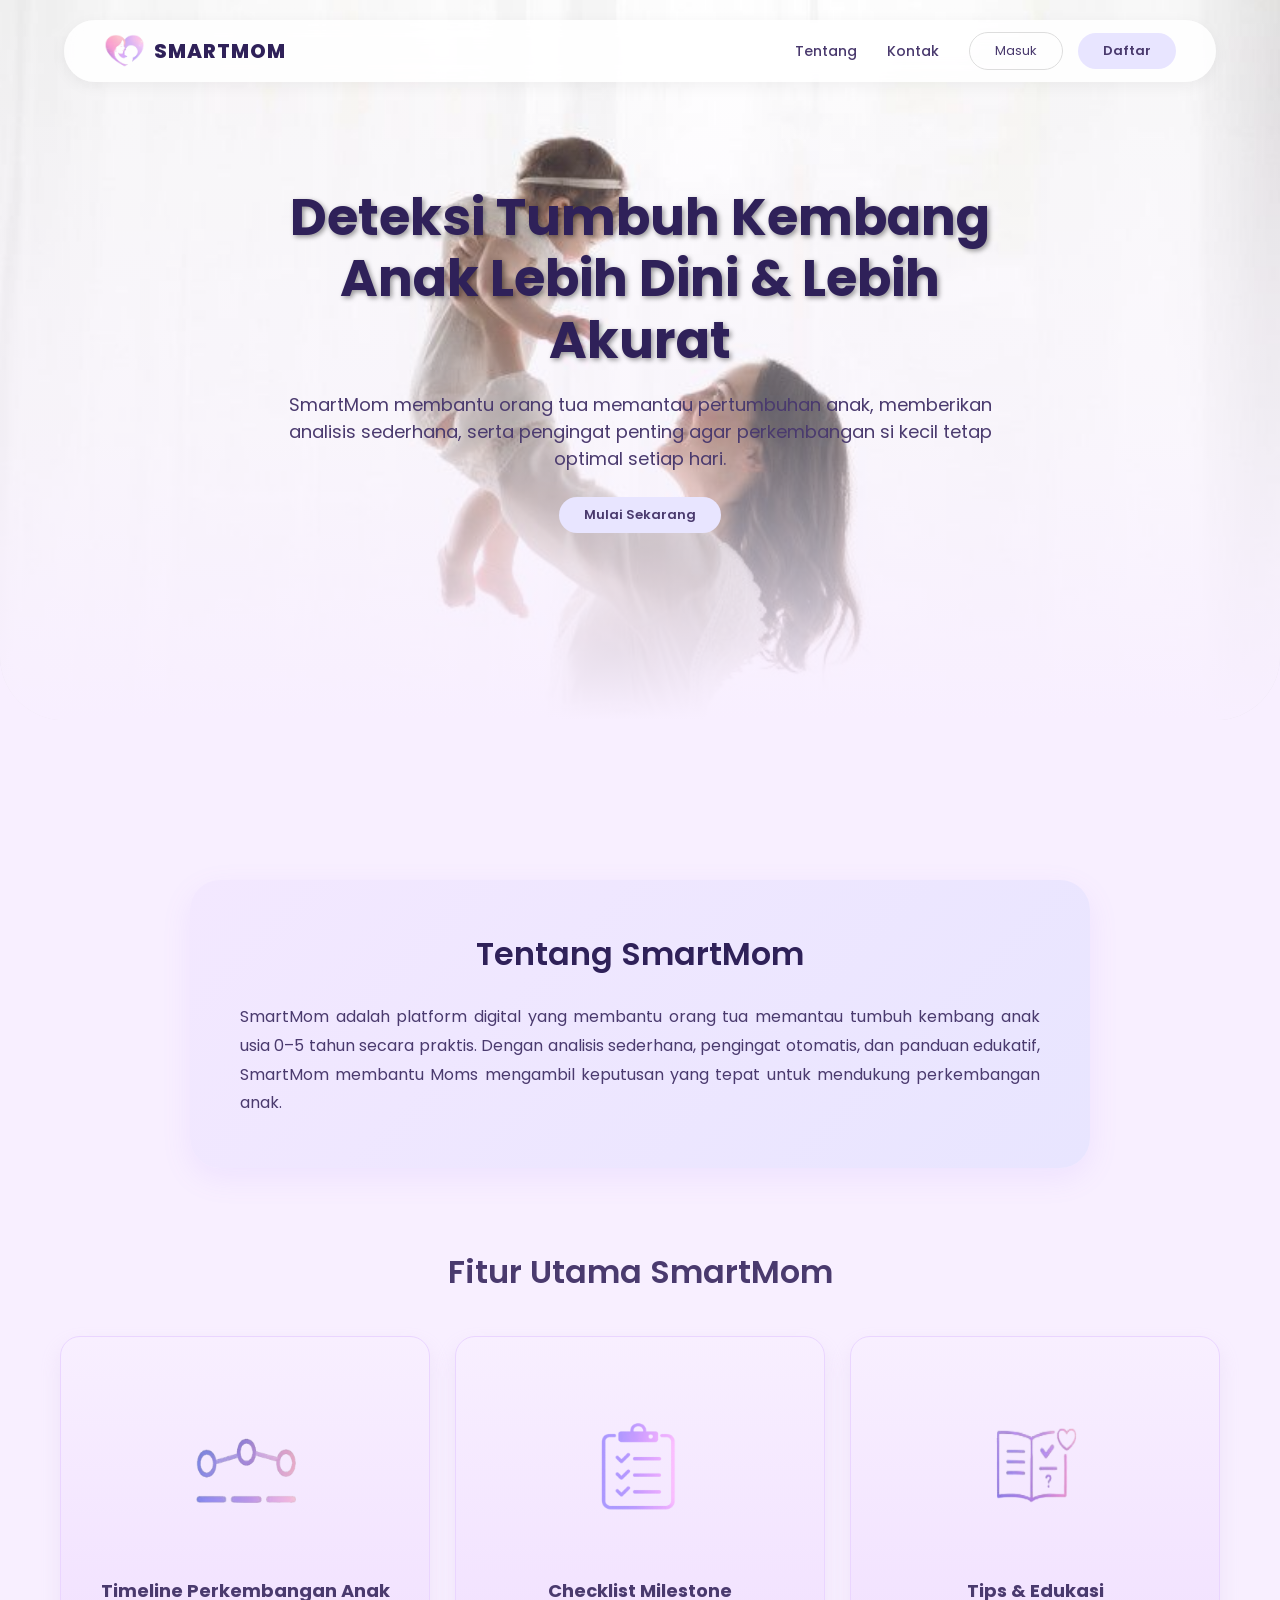
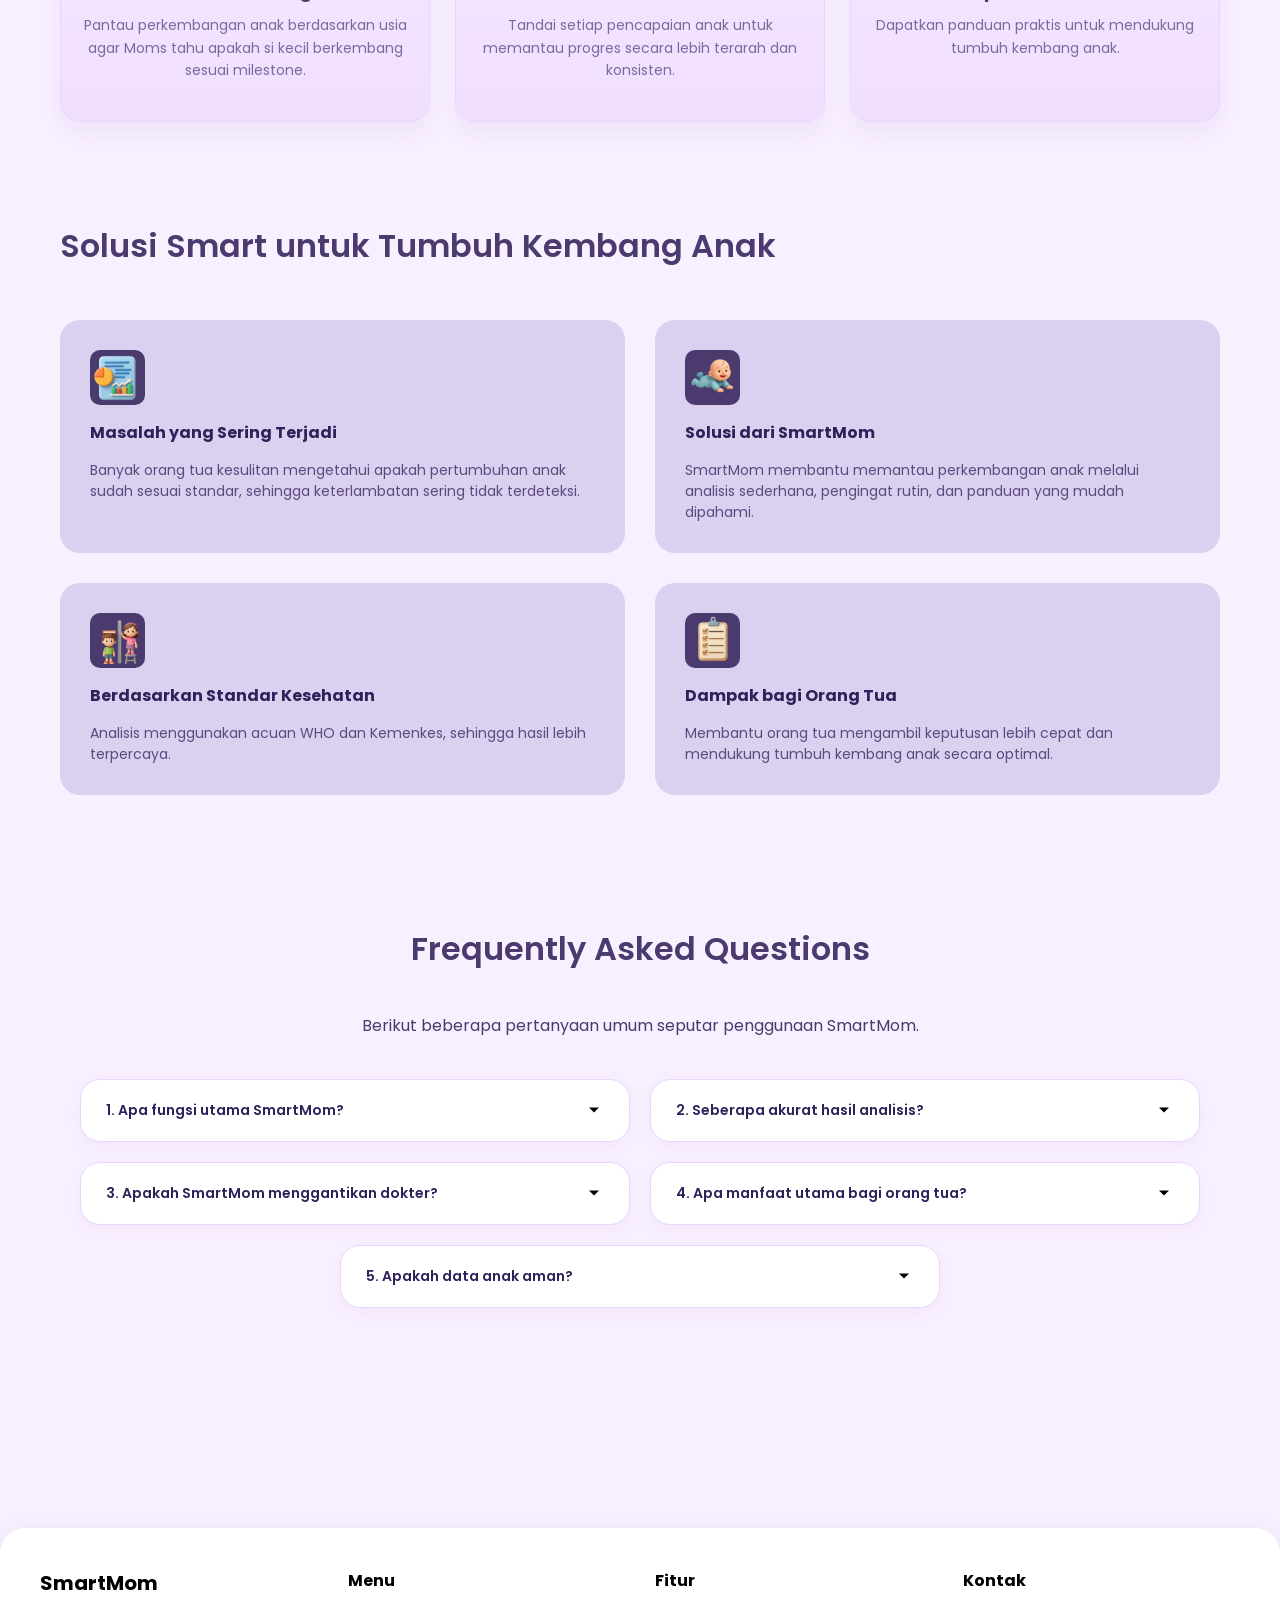
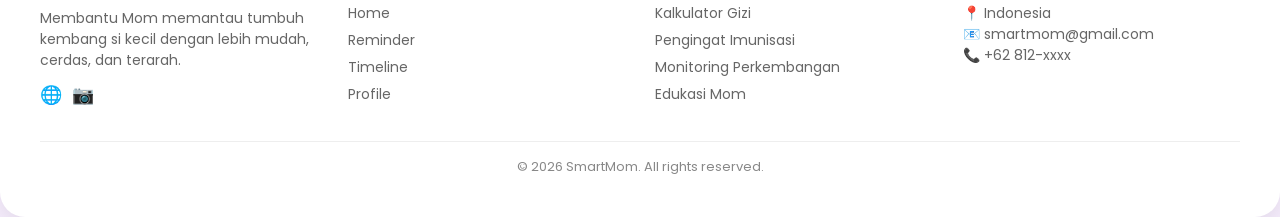
<file: index.html>
<!DOCTYPE html>

<html lang="en">

<head>
    <meta charset="UTF-8">
    <meta name="viewport" content="width=device-width, initial-scale=1.0">
    <title>SmartMom</title>


<link rel="stylesheet" href="style.css">

<link href="https://fonts.googleapis.com/css2?family=Poppins:wght@300;400;500;600;700&display=swap"
    rel="stylesheet">


</head>

<body>


<div class="app-container">

    <nav>
        <div class="logo">
            <img src="assets/Logo_smartmom-removebg-preview.png">
            <span class="brand-name">SMARTMOM</span>
        </div>

        <div class="nav-right">
            <div class="nav-links">
<a href="html/about-us.html">Tentang</a>
<a href="html/contact-us.html">Kontak</a>            </div>

            <div class="auth-buttons">
                <a href="html/signin.html">
                    <button class="btn-login">Masuk</button>
                </a>

                <a href="html/signup.html">
                    <button class="btn-signup">Daftar</button>
                </a>
            </div>
        </div>
    </nav>

    <header class="hero">

        <div class="hero-image">
            <img src="assets/ibu.jpg">
        </div>

        <div class="hero-overlay"></div>

        <div class="hero-content">
            <h1>
                Deteksi Tumbuh Kembang Anak Lebih Dini & Lebih Akurat
            </h1>

            <p>
                SmartMom membantu orang tua memantau pertumbuhan anak,
                memberikan analisis sederhana, serta pengingat penting
                agar perkembangan si kecil tetap optimal setiap hari.
            </p>

            <br>

            <a href="html/sign up.html">
                <button class="btn-signup">Mulai Sekarang</button>
            </a>
        </div>

    </header>

    <div class="content-wrapper">
        <section id="about" class="about-section">
            <div class="about-container">

                <h2 class="section-title">Tentang SmartMom</h2>

                <p class="about-text">
                    SmartMom adalah platform digital yang membantu orang tua
                    memantau tumbuh kembang anak usia 0–5 tahun secara praktis.
                    Dengan analisis sederhana, pengingat otomatis, dan panduan edukatif,
                    SmartMom membantu Moms mengambil keputusan yang tepat
                    untuk mendukung perkembangan anak.
                </p>

            </div>
        </section>

        <section id="langkah-awal">

            <h2 class="section-title">Fitur Utama SmartMom</h2>

            <div class="features-grid">

                <div class="feature-card">
                    <div class="icon-box">
                        <img src="assets/timeline.png">
                    </div>
                    <h3>Timeline Perkembangan Anak</h3>
                    <p>
                        Pantau perkembangan anak berdasarkan usia
                        agar Moms tahu apakah si kecil berkembang sesuai milestone.
                    </p>
                </div>

                <div class="feature-card">
                    <div class="icon-box">
                        <img src="assets/ceklis.png">
                    </div>
                    <h3>Checklist Milestone</h3>
                    <p>
                        Tandai setiap pencapaian anak untuk memantau progres
                        secara lebih terarah dan konsisten.
                    </p>
                </div>

                <div class="feature-card">
                    <div class="icon-box">
                        <img src="assets/artikel.png">
                    </div>
                    <h3>Tips & Edukasi</h3>
                    <p>
                        Dapatkan panduan praktis untuk mendukung tumbuh kembang anak.
                    </p>
                </div>

            </div>

        </section>

        <section style="margin-top: 100px;">

            <h2 class="section-title" style="text-align:left;">
                Solusi Smart untuk Tumbuh Kembang Anak
            </h2>

            <div class="why-grid">

                <div class="why-card">
                    <div class="icon-square">
                        <img src="assets/alasan1.png">
                    </div>
                    <h3>Masalah yang Sering Terjadi</h3>
                    <p>
                        Banyak orang tua kesulitan mengetahui apakah pertumbuhan anak
                        sudah sesuai standar, sehingga keterlambatan sering tidak terdeteksi.
                    </p>
                </div>

                <div class="why-card">
                    <div class="icon-square">
                        <img src="assets/alasan2.png">
                    </div>
                    <h3>Solusi dari SmartMom</h3>
                    <p>
                        SmartMom membantu memantau perkembangan anak melalui analisis sederhana,
                        pengingat rutin, dan panduan yang mudah dipahami.
                    </p>
                </div>

                <div class="why-card">
                    <div class="icon-square">
                        <img src="assets/alasan3.png">
                    </div>
                    <h3>Berdasarkan Standar Kesehatan</h3>
                    <p>
                        Analisis menggunakan acuan WHO dan Kemenkes,
                        sehingga hasil lebih terpercaya.
                    </p>
                </div>

                <div class="why-card">
                    <div class="icon-square">
                        <img src="assets/alasan4.png">
                    </div>
                    <h3>Dampak bagi Orang Tua</h3>
                    <p>
                        Membantu orang tua mengambil keputusan lebih cepat
                        dan mendukung tumbuh kembang anak secara optimal.
                    </p>
                </div>

            </div>

        </section>

        <section class="content-wrapper" style="margin-top: 50px;">

            <div class="faq-header" style="text-align: center; margin-bottom: 40px;">
                <h2 class="section-title">Frequently Asked Questions</h2>
                <p style="color: #4A3A6E; max-width: 600px; margin: 0 auto; line-height: 1.6;">
                    Berikut beberapa pertanyaan umum seputar penggunaan SmartMom.
                </p>
            </div>

            <div class="faq-grid">

                <div class="faq-item">
                    <div class="faq-question">
                        <span>1. Apa fungsi utama SmartMom?</span>
                        <svg width="20" height="20" viewBox="0 0 24 24">
                            <path d="M6 9l6 6 6-6" />
                        </svg>
                    </div>
                    <div class="faq-answer">
                        SmartMom membantu orang tua memantau tumbuh kembang anak,
                        memberikan analisis sederhana, serta pengingat agar perkembangan anak tetap optimal.
                    </div>
                </div>

                <div class="faq-item">
                    <div class="faq-question">
                        <span>2. Seberapa akurat hasil analisis?</span>
                        <svg width="20" height="20" viewBox="0 0 24 24">
                            <path d="M6 9l6 6 6-6" />
                        </svg>
                    </div>
                    <div class="faq-answer">
                        Hasil analisis didasarkan pada standar WHO dan Kementerian Kesehatan,
                        sehingga dapat digunakan sebagai acuan awal pemantauan pertumbuhan anak.
                    </div>
                </div>

                <div class="faq-item">
                    <div class="faq-question">
                        <span>3. Apakah SmartMom menggantikan dokter?</span>
                        <svg width="20" height="20" viewBox="0 0 24 24">
                            <path d="M6 9l6 6 6-6" />
                        </svg>
                    </div>
                    <div class="faq-answer">
                        Tidak. SmartMom hanya membantu pemantauan awal.
                        Untuk kondisi tertentu, tetap disarankan berkonsultasi dengan tenaga kesehatan.
                    </div>
                </div>

                <div class="faq-item">
                    <div class="faq-question">
                        <span>4. Apa manfaat utama bagi orang tua?</span>
                        <svg width="20" height="20" viewBox="0 0 24 24">
                            <path d="M6 9l6 6 6-6" />
                        </svg>
                    </div>
                    <div class="faq-answer">
                        Membantu orang tua lebih cepat memahami kondisi anak,
                        sehingga dapat mengambil tindakan yang tepat sejak dini.
                    </div>
                </div>

                <div class="faq-item faq-item-center">
                    <div class="faq-question">
                        <span>5. Apakah data anak aman?</span>
                        <svg width="20" height="20" viewBox="0 0 24 24">
                            <path d="M6 9l6 6 6-6" />
                        </svg>
                    </div>
                    <div class="faq-answer">
                        Data hanya digunakan untuk proses analisis dan tidak dibagikan
                        tanpa persetujuan pengguna.
                    </div>
                </div>

            </div>

        </section>

    </div>

</div>

<footer class="footer">

    <div class="footer-container">
        <div class="footer-col">
            <h2 class="footer-logo">SmartMom</h2>
            <p>
                Membantu Mom memantau tumbuh kembang si kecil
                dengan lebih mudah, cerdas, dan terarah.
            </p>

            <div class="footer-social">
                <span>🌐</span>
                <span>📷</span>
                <span></span>
            </div>
        </div>

        <div class="footer-col">
            <h4>Menu</h4>
            <a href="#">Home</a>
            <a href="#">Reminder</a>
            <a href="#">Timeline</a>
            <a href="#">Profile</a>
        </div>
        <div class="footer-col">
            <h4>Fitur</h4>
            <a href="#">Kalkulator Gizi</a>
            <a href="#">Pengingat Imunisasi</a>
            <a href="#">Monitoring Perkembangan</a>
            <a href="#">Edukasi Mom</a>
        </div>

        <div class="footer-col">
            <h4>Kontak</h4>
            <p>📍 Indonesia</p>
            <p>📧 smartmom@gmail.com</p>
            <p>📞 +62 812-xxxx</p>
        </div>

    </div>

    <div class="footer-bottom">
        <p>© 2026 SmartMom. All rights reserved.</p>
    </div>

</footer>

<script src="script.js"></script>


</body>

</html>
</file>
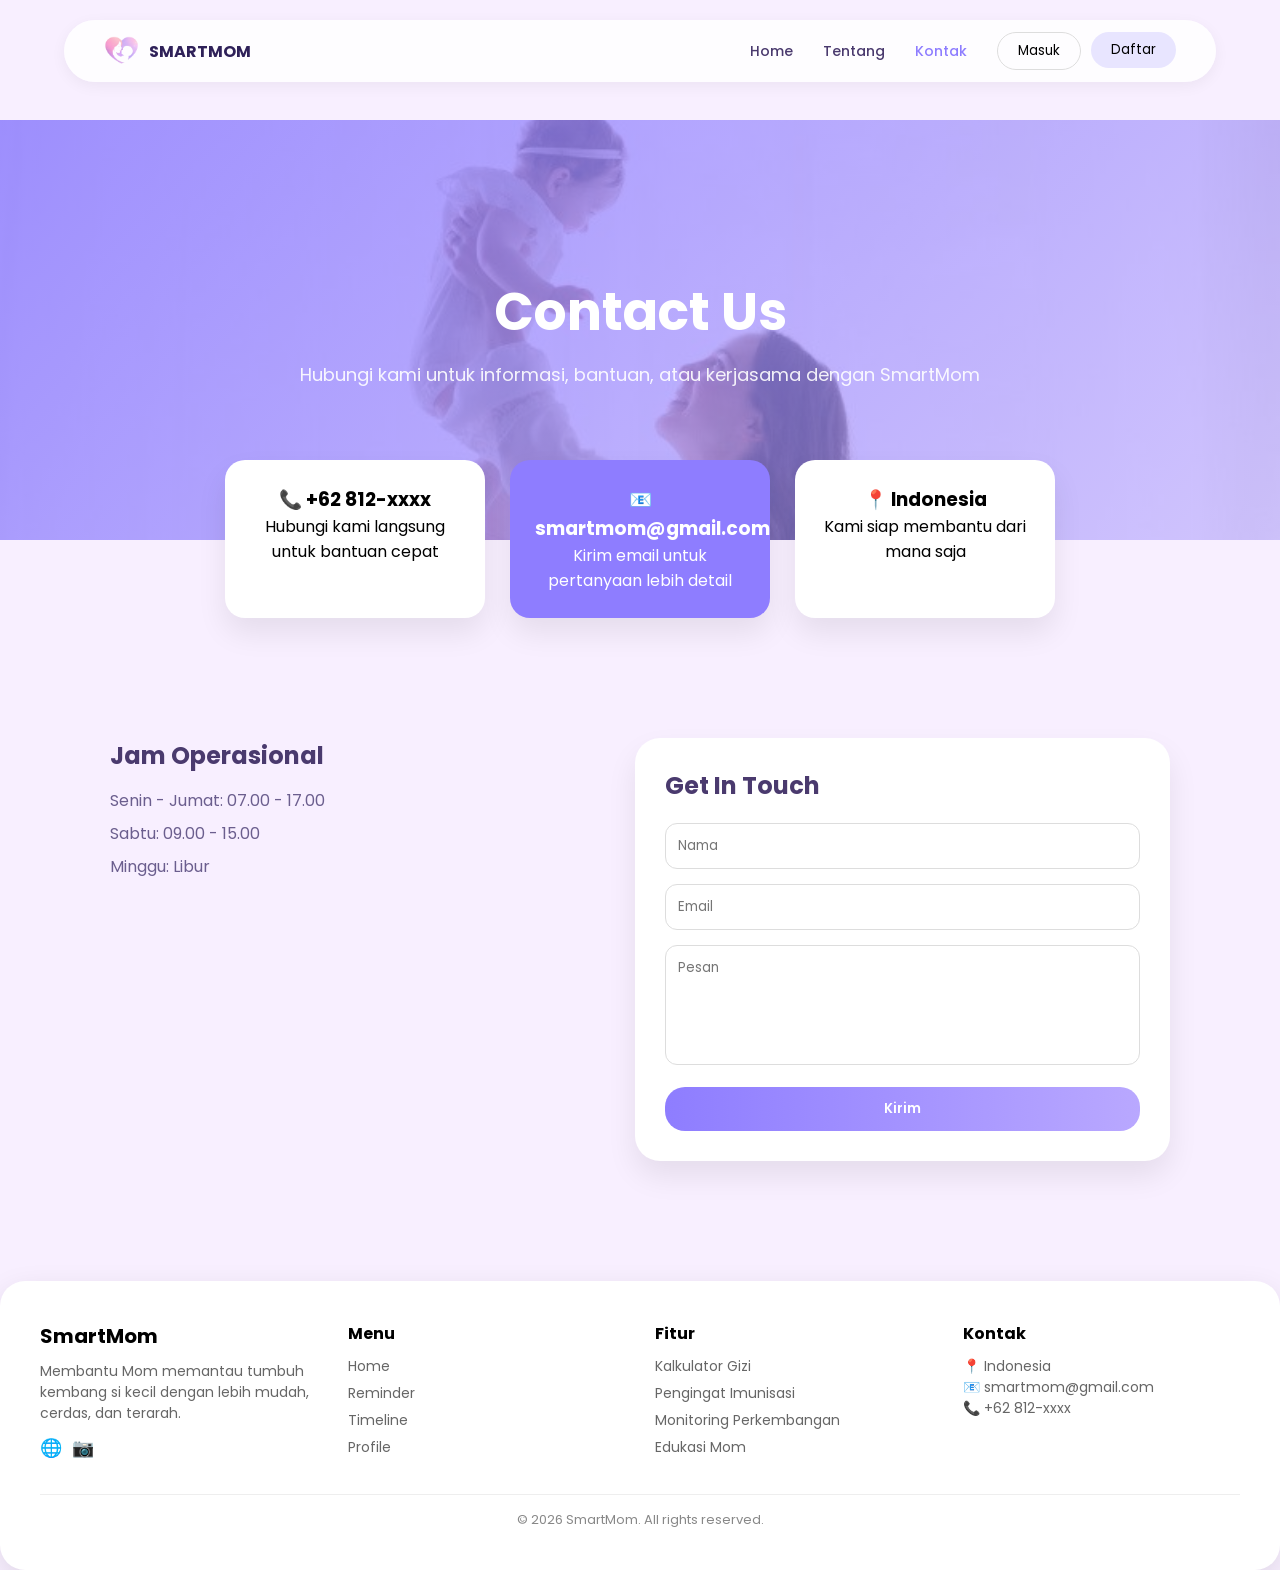
<file: html/contact-us.html>
<!DOCTYPE html>
<html lang="id">

<head>
    <meta charset="UTF-8">
    <meta name="viewport" content="width=device-width, initial-scale=1.0">
    <title>Contact SmartMom</title>

    <link rel="stylesheet" href="../css/contact-us.css">

    <link href="https://fonts.googleapis.com/css2?family=Poppins:wght@300;400;500;600;700&display=swap"
    rel="stylesheet">
</head>

<body>

<nav class="main-nav">
    <div class="logo">
        <img src="../assets/Logo_smartmom-removebg-preview.png">
        <span class="brand-name">SMARTMOM</span>
    </div>

    <div class="nav-right">
        <div class="nav-links">
            <a href="../index.html">Home</a>
            <a href="about-us.html">Tentang</a>
            <a href="contact-us.html" class="active">Kontak</a>
        </div>

        <div class="auth-buttons">
            <a href="signin.html">
                <button class="btn-login">Masuk</button>
            </a>
            <a href="signup.html">
                <button class="btn-signup">Daftar</button>
            </a>
        </div>
    </div>
</nav>

<section class="hero">
    <div class="overlay"></div>
    <div class="hero-content">
        <h1>Contact Us</h1>
        <p>Hubungi kami untuk informasi, bantuan, atau kerjasama dengan SmartMom</p>
    </div>
</section>

<section class="contact-cards">
    <div class="card">
        <h3>📞 +62 812-xxxx</h3>
        <p>Hubungi kami langsung untuk bantuan cepat</p>
    </div>

    <div class="card highlight">
        <h3>📧 smartmom@gmail.com</h3>
        <p>Kirim email untuk pertanyaan lebih detail</p>
    </div>

    <div class="card">
        <h3>📍 Indonesia</h3>
        <p>Kami siap membantu dari mana saja</p>
    </div>
</section>

<section class="contact-main">
    <div class="left">
        <h2>Jam Operasional</h2>
        <p>Senin - Jumat: 07.00 - 17.00</p>
        <p>Sabtu: 09.00 - 15.00</p>
        <p>Minggu: Libur</p>

        <div class="map">
            <iframe src="https://maps.google.com/maps?q=jakarta&t=&z=13&ie=UTF8&iwloc=&output=embed"></iframe>
        </div>
    </div>

    <div class="right">
        <h2>Get In Touch</h2>

        <input type="text" placeholder="Nama">
        <input type="email" placeholder="Email">
        <textarea placeholder="Pesan"></textarea>
        <button>Kirim</button>
    </div>
</section>

<footer class="footer">

    <div class="footer-container">
        <div class="footer-col">
            <h2 class="footer-logo">SmartMom</h2>
            <p>
                Membantu Mom memantau tumbuh kembang si kecil
                dengan lebih mudah, cerdas, dan terarah.
            </p>

            <div class="footer-social">
                <span>🌐</span>
                <span>📷</span>
            </div>
        </div>

        <div class="footer-col">
            <h4>Menu</h4>
            <a href="../index.html">Home</a>
            <a href="#">Reminder</a>
            <a href="#">Timeline</a>
            <a href="#">Profile</a>
        </div>

        <div class="footer-col">
            <h4>Fitur</h4>
            <a href="#">Kalkulator Gizi</a>
            <a href="#">Pengingat Imunisasi</a>
            <a href="#">Monitoring Perkembangan</a>
            <a href="#">Edukasi Mom</a>
        </div>

        <div class="footer-col">
            <h4>Kontak</h4>
            <p>📍 Indonesia</p>
            <p>📧 smartmom@gmail.com</p>
            <p>📞 +62 812-xxxx</p>
        </div>
    </div>

    <div class="footer-bottom">
        <p>© 2026 SmartMom. All rights reserved.</p>
    </div>

</footer>

</body>
</html>
</file>
<file: style.css>
* {
  margin: 0;
  padding: 0;
  box-sizing: border-box;
  font-family: 'Poppins', sans-serif;
}

body {
  background-color: #F8EFFF;
  overflow-x: hidden;
}

.app-container {
  width: 100%;
  min-height: 100vh;
  position: relative;
  color: #4A3A6E;
}

nav {
  position: fixed;
  top: 20px;
  left: 50%;
  transform: translateX(-50%);
  width: 90%;
  max-width: 1200px;
  background: rgba(255, 255, 255, 0.85);
  backdrop-filter: blur(10px);
  padding: 12px 40px;
  border-radius: 50px;
  display: flex;
  justify-content: space-between;
  align-items: center;
  z-index: 100;
  box-shadow: 0 4px 15px rgba(0, 0, 0, 0.05);
}

.logo {
  display: flex;
  align-items: center;
  gap: 10px;
}

.logo img {
  height: 35px;
  width: auto;
}

.brand-name {
  font-weight: 800;
  font-size: 20px;
  letter-spacing: 1px;
  color: #2F2159;
}

.nav-right {
  display: flex;
  align-items: center;
  gap: 30px;
}

.nav-links {
  display: flex;
  gap: 30px;
}

.nav-links a {
  text-decoration: none;
  color: #4A3A6E;
  font-size: 14px;
  font-weight: 500;
  transition: all 0.3s ease;
}

.nav-links a:hover {
  color: #9d72ff;
}

.auth-buttons {
  display: flex;
  gap: 15px;
  align-items: center;
}

.auth-buttons a {
  text-decoration: none;
}

.about-section {
  padding: 80px 20px;
  display: flex;
  justify-content: center;
}

.about-container {
  max-width: 900px;
  background: linear-gradient(135deg, #F3E8FF 0%, #E8E5FF 100%);
  padding: 50px;
  border-radius: 30px;
  text-align: center;
  box-shadow: 0 10px 30px rgba(157, 114, 255, 0.1);
}

.about-container .section-title {
  margin-bottom: 25px;
  color: #2F2159;
}

.about-text {
  font-size: 16px;
  line-height: 1.8;
  color: #4A3A6E;
  text-align: justify;
  margin: 0;
}

.btn-login {
  background: transparent;
  border: 1px solid #ddd;
  padding: 8px 25px;
  border-radius: 20px;
  font-size: 13px;
  cursor: pointer;
  color: #4A3A6E;
  transition: background 0.3s;
}

.btn-login:hover {
  background: #f5f5f5;
}

.btn-signup {
  background: #E8E5FF;
  border: none;
  padding: 8px 25px;
  border-radius: 20px;
  font-size: 13px;
  font-weight: 600;
  cursor: pointer;
  color: #4A3A6E;
  transition: transform 0.2s;
}

.btn-signup:hover {
  transform: scale(1.05);
}

.hero {
  width: 100%;
  height: 80vh;
  min-height: 500px;
  position: relative;
  border-radius: 0 0 5vw 5vw;
  overflow: hidden;
  display: flex;
  align-items: center;
  justify-content: center;
  background-color: #E8D5F8;
}

.hero-content {
  position: relative;
  z-index: 3;
  text-align: center;
  max-width: 800px;
  padding: 0 20px;
  transition: transform 0.3s ease;
}

.hero-content:hover {
  transform: translateY(-5px);
}

.hero-image {
  position: absolute;
  top: 0;
  left: 0;
  width: 100%;
  height: 100%;
  z-index: 1;
}

.hero-image img {
  width: 100%;
  height: 100%;
  object-fit: cover;
  object-position: center;
}

.hero-overlay {
  position: absolute;
  top: 0;
  left: 0;
  width: 100%;
  height: 100%;
  background: linear-gradient(to bottom, rgba(255, 255, 255, 0) 0%, rgba(248, 239, 255, 0.4) 60%, rgba(248, 239, 255, 1) 100%);
  z-index: 2;
}

.hero-content h1 {
  font-size: clamp(2.0rem, 4.2vw, 3.2rem);
  color: #2F2159;
  margin-bottom: 20px;
  line-height: 1.2;
  text-shadow: 2px 2px 5px rgba(0, 0, 0, 0.4);
}

.hero-content p {
  font-size: 18px;
  color: #4A3A6E;
}

.content-wrapper {
  max-width: 1200px;
  margin: 0 auto;
  padding: 80px 20px;
}

.section-title {
  text-align: center;
  font-size: 32px;
  color: #4A3A6E;
  margin-bottom: 40px;
  font-weight: 600;
}

.features-grid {
  display: grid;
  grid-template-columns: repeat(auto-fit, minmax(250px, 1fr));
  gap: 25px;
}

.feature-card {
  background: linear-gradient(180deg, #F8EFFF 0%, #F0DEFF 100%);
  border: 1px solid #EAD5FF;
  border-radius: 20px;
  padding: 40px 20px;
  text-align: center;
  box-shadow: 0 10px 20px rgba(200, 180, 220, 0.2);
}

.icon-box {
  height: 180px;
  margin-bottom: 20px;
  display: flex;
  justify-content: center;
  align-items: center;
}

.icon-box img {
  height: 100%;
  width: auto;
}

.feature-card h3 {
  font-size: 18px;
  margin-bottom: 10px;
  color: #4A3A6E;
}

.feature-card p {
  font-size: 14px;
  color: #7A6A9E;
  line-height: 1.6;
}

.why-grid {
  display: grid;
  grid-template-columns: 1fr 1fr;
  gap: 30px;
  margin-top: 50px;
}

.why-card {
  background: #DCD0F0;
  border-radius: 20px;
  padding: 30px;
  display: flex;
  flex-direction: column;
  gap: 15px;
}

.icon-square {
  width: 55px;
  height: 55px;
  background: #4A3A6E;
  border-radius: 10px;
  display: flex;
  align-items: center;
  justify-content: center;
}

.icon-square img {
  width: 86px;
  object-fit: contain;
  height: auto;
}

.why-card h3 {
  font-size: 16px;
  color: #2F2159;
}

.why-card p {
  font-size: 14px;
  color: #5A4A7E;
  line-height: 1.5;
}

.faq-grid {
  display: grid;
  grid-template-columns: 1fr 1fr;
  gap: 20px;
}

.faq-item {
  background: white;
  border-radius: 20px;
  border: 1px solid #EAD5FF;
  overflow: hidden;
  align-self: start;
  box-shadow: 0 5px 15px rgba(200, 180, 220, 0.1);
}

.faq-item-center {
  grid-column: 1 / -1;
  max-width: 600px;
  margin: 0 auto;
  width: 100%;
}

.faq-question {
  padding: 20px 25px;
  display: flex;
  justify-content: space-between;
  align-items: center;
  font-size: 14px;
  font-weight: 600;
  color: #2F2159;
  cursor: pointer;
}

.faq-answer {
  padding: 0 25px;
  max-height: 0;
  opacity: 0;
  overflow: hidden;
  transition: all 0.4s ease;
  font-size: 13px;
  color: #5A4A7E;
  line-height: 1.6;
}

.faq-item.open .faq-answer {
  padding: 10px 25px 25px 25px;
  max-height: 300px;
  opacity: 1;
  border-top: 1px solid #F8EFFF;
}

.faq-item.open .faq-question svg {
  transform: rotate(180deg);
  transition: 0.3s;
}

@media (max-width: 768px) {
  .hero-content h1 {
    font-size: 2.5rem;
  }

  .about-container {
    padding: 30px 20px;
  }

  .about-text {
    text-align: center;
    font-size: 14px;
  }

  .why-grid,
  .faq-grid {
    grid-template-columns: 1fr;
  }

  .faq-item-center {
    grid-column: auto;
    max-width: 100%;
  }
}


.contact-section {
  padding: 80px 20px;
  display: flex;
  justify-content: center;
}

.contact-container {
  width: 100%;
  max-width: 1000px;
  background: linear-gradient(135deg, #F3E8FF, #E8E5FF);
  padding: 50px;
  border-radius: 30px;
  box-shadow: 0 10px 30px rgba(157, 114, 255, 0.15);
  text-align: center;
}

.contact-desc {
  color: #6b5e8e;
  margin-bottom: 40px;
}

.contact-content {
  display: grid;
  grid-template-columns: 1fr 1fr;
  gap: 40px;
  align-items: center;
}


.contact-info {
  text-align: left;
  font-size: 15px;
  color: #4A3A6E;
}

.contact-info p {
  margin-bottom: 10px;
}


.contact-form {
  display: flex;
  flex-direction: column;
  gap: 15px;
}

.contact-form input,
.contact-form textarea {
  padding: 12px;
  border-radius: 12px;
  border: none;
  outline: none;
  background: #ffffff;
  box-shadow: 0 4px 10px rgba(0, 0, 0, 0.05);
}

.contact-form textarea {
  min-height: 100px;
  resize: none;
}

.contact-form button {
  padding: 12px;
  border: none;
  border-radius: 20px;
  background: linear-gradient(90deg, #8e7dff, #b9a8ff);
  color: white;
  font-weight: 600;
  cursor: pointer;
  transition: 0.2s;
}

.contact-form button:hover {
  transform: scale(1.05);
}


@media (max-width: 768px) {
  .contact-content {
    grid-template-columns: 1fr;
  }

  .contact-container {
    padding: 30px 20px;
  }
}

.highlight-section {
  padding: 60px 20px;
  text-align: center;
}

.highlight-grid {
  display: grid;
  grid-template-columns: repeat(3, 1fr);
  gap: 20px;
  margin-top: 30px;
}

.highlight-item {
  background: #ffffff;
  padding: 25px;
  border-radius: 18px;
  box-shadow: 0 6px 15px rgba(0, 0, 0, 0.05);
}

.highlight-item h3 {
  margin-bottom: 8px;
  color: #7a5cff;
}

@media (max-width: 768px) {
  .highlight-grid {
    grid-template-columns: 1fr;
  }
}


.footer {
    margin-top: 60px;
    padding: 40px;
    background: #ffffff;
    border-radius: 25px;
    box-shadow: 0 10px 30px rgba(0,0,0,0.1);
}

.footer-container {
    display: grid;
    grid-template-columns: repeat(4, 1fr);
    gap: 30px;
}

.footer-col h4 {
    margin-bottom: 10px;
}

.footer-logo {
    font-size: 20px;
    font-weight: bold;
    margin-bottom: 10px;
}

.footer-col p {
    font-size: 14px;
    color: #666;
}

.footer-col a {
    display: block;
    font-size: 14px;
    color: #666;
    margin-bottom: 6px;
    text-decoration: none;
}

.footer-col a:hover {
    color: #8e7dff;
}

.footer-social {
    margin-top: 10px;
    display: flex;
    gap: 10px;
    font-size: 18px;
}

.footer-bottom {
    margin-top: 30px;
    padding-top: 15px;
    border-top: 1px solid #eee;
    text-align: center;
    font-size: 13px;
    color: #888;
}

@media (max-width: 768px) {
    .footer-container {
        grid-template-columns: 1fr;
    }
}
</file>
<file: css/contact-us.css>
*{
    margin:0;
    padding:0;
    box-sizing:border-box;
    font-family:'Poppins',sans-serif;
}

body{
    background:#f8efff;
}

.main-nav{
    position:fixed;
    top:20px;
    left:50%;
    transform:translateX(-50%);
    width:90%;
    max-width:1200px;
    background:rgba(255,255,255,0.85);
    backdrop-filter:blur(10px);
    padding:12px 40px;
    border-radius:50px;
    display:flex;
    justify-content:space-between;
    align-items:center;
    z-index:100;
    box-shadow:0 4px 15px rgba(0,0,0,0.05);
}

.logo{
    display:flex;
    align-items:center;
    gap:10px;
}

.logo img{
    width:35px;
}

.brand-name{
    font-weight:700;
    color:#2F2159;
}

.nav-right{
    display:flex;
    gap:30px;
    align-items:center;
}

.nav-links{
    display:flex;
    gap:30px;
}

.nav-links a{
    text-decoration:none;
    color:#4A3A6E;
    font-size:14px;
    font-weight:500;
}

.nav-links a.active{
    color:#8e7dff;
}

.auth-buttons{
    display:flex;
    gap:10px;
}

.btn-login{
    background:transparent;
    border:1px solid #ddd;
    padding:8px 20px;
    border-radius:20px;
    cursor:pointer;
}

.btn-signup{
    background:#E8E5FF;
    border:none;
    padding:8px 20px;
    border-radius:20px;
    cursor:pointer;
}

.hero{
    height:420px;
    margin-top:120px;
    padding:120px 20px;
    background:url('/assets/ibu.jpg') center/cover no-repeat;
    position:relative;
    display:flex;
    justify-content:center;
    align-items:center;
    text-align:center;
    color:white;
}

.overlay{
    position:absolute;
    width:100%;
    height:100%;
    background:linear-gradient(135deg, rgba(142,125,255,0.85), rgba(180,160,255,0.6));
}

.hero-content{
    position:relative;
    z-index:2;
    max-width:800px;
}

.hero h1{
    font-size:52px;
    font-weight:700;
}

.hero p{
    margin-top:10px;
    font-size:18px;
    opacity:0.9;
}

.contact-cards{
    display:flex;
    justify-content:center;
    gap:25px;
    margin-top:-80px;
    padding:0 20px;
    position:relative;
    z-index:5;
}

.card{
    background:white;
    padding:25px;
    border-radius:20px;
    width:260px;
    text-align:center;
    box-shadow:0 15px 30px rgba(0,0,0,0.08);
    transition:0.3s;
}

.card:hover{
    transform:translateY(-8px);
}

.card.highlight{
    background:#8e7dff;
    color:white;
}

.contact-main{
    display:flex;
    gap:50px;
    max-width:1100px;
    margin:100px auto;
    padding:20px;
}

.left{
    flex:1;
}

.left h2{
    color:#4A3A6E;
    margin-bottom:15px;
}

.left p{
    color:#6b5e8e;
    margin-bottom:8px;
}

.map iframe{
    width:100%;
    height:220px;
    border-radius:20px;
    margin-top:20px;
    border:none;
}

.right{
    flex:1;
    background:white;
    padding:30px;
    border-radius:25px;
    box-shadow:0 15px 30px rgba(0,0,0,0.08);
}

.right h2{
    color:#4A3A6E;
    margin-bottom:20px;
}

.right input,
.right textarea{
    width:100%;
    margin-bottom:15px;
    padding:12px;
    border-radius:12px;
    border:1px solid #ddd;
    outline:none;
}

.right textarea{
    min-height:120px;
    resize:none;
}

.right button{
    width:100%;
    padding:12px;
    border:none;
    border-radius:20px;
    background:linear-gradient(90deg,#8e7dff,#b9a8ff);
    color:white;
    font-weight:600;
    cursor:pointer;
    transition:0.3s;
}

.right button:hover{
    transform:scale(1.05);
}

.footer {
    margin-top: 60px;
    padding: 40px;
    background: #ffffff;
    border-radius: 25px;
    box-shadow: 0 10px 30px rgba(0,0,0,0.1);
}

.footer-container {
    display: grid;
    grid-template-columns: repeat(4, 1fr);
    gap: 30px;
}

.footer-col h4 {
    margin-bottom: 10px;
}

.footer-logo {
    font-size: 20px;
    font-weight: bold;
    margin-bottom: 10px;
}

.footer-col p {
    font-size: 14px;
    color: #666;
}

.footer-col a {
    display: block;
    font-size: 14px;
    color: #666;
    margin-bottom: 6px;
    text-decoration: none;
}

.footer-col a:hover {
    color: #8e7dff;
}

.footer-social {
    margin-top: 10px;
    display: flex;
    gap: 10px;
    font-size: 18px;
}

.footer-bottom {
    margin-top: 30px;
    padding-top: 15px;
    border-top: 1px solid #eee;
    text-align: center;
    font-size: 13px;
    color: #888;
}

@media (max-width: 768px) {
    .footer-container {
        grid-template-columns: 1fr;
    }
}
</file>
